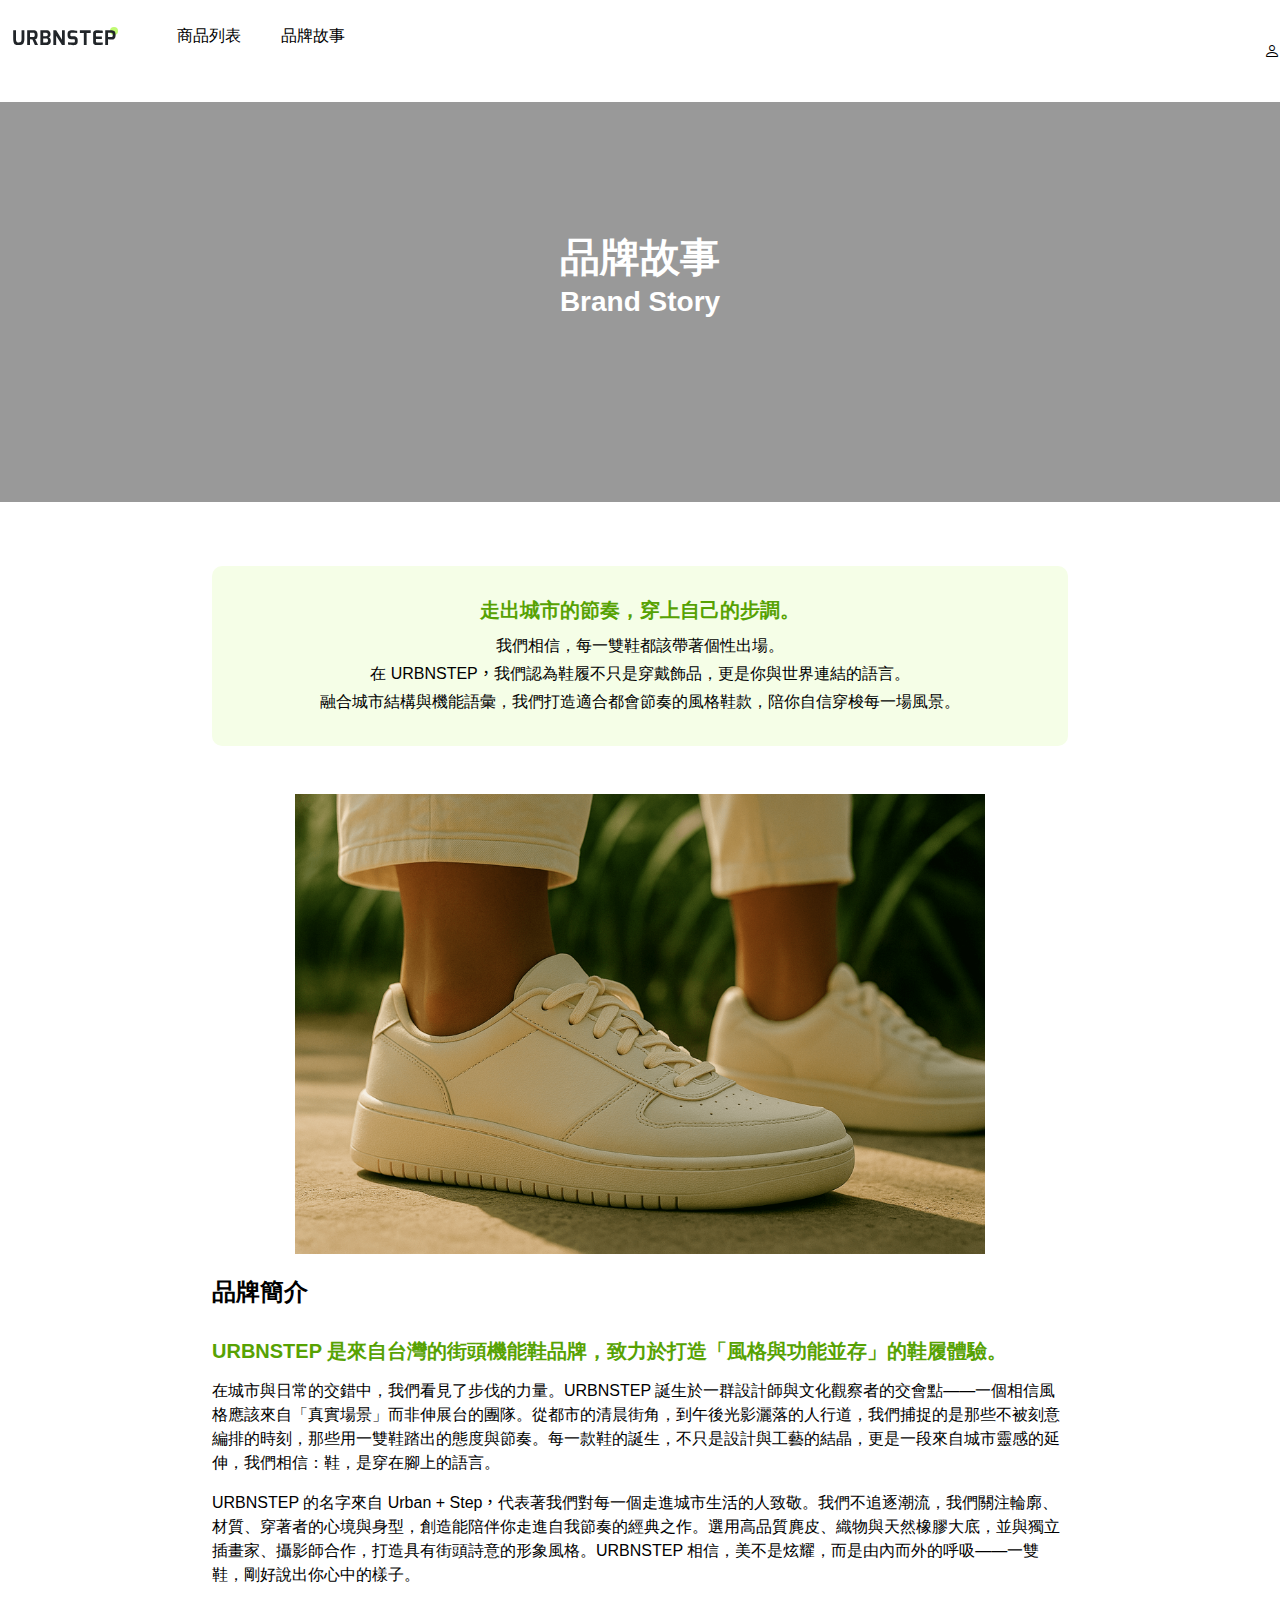
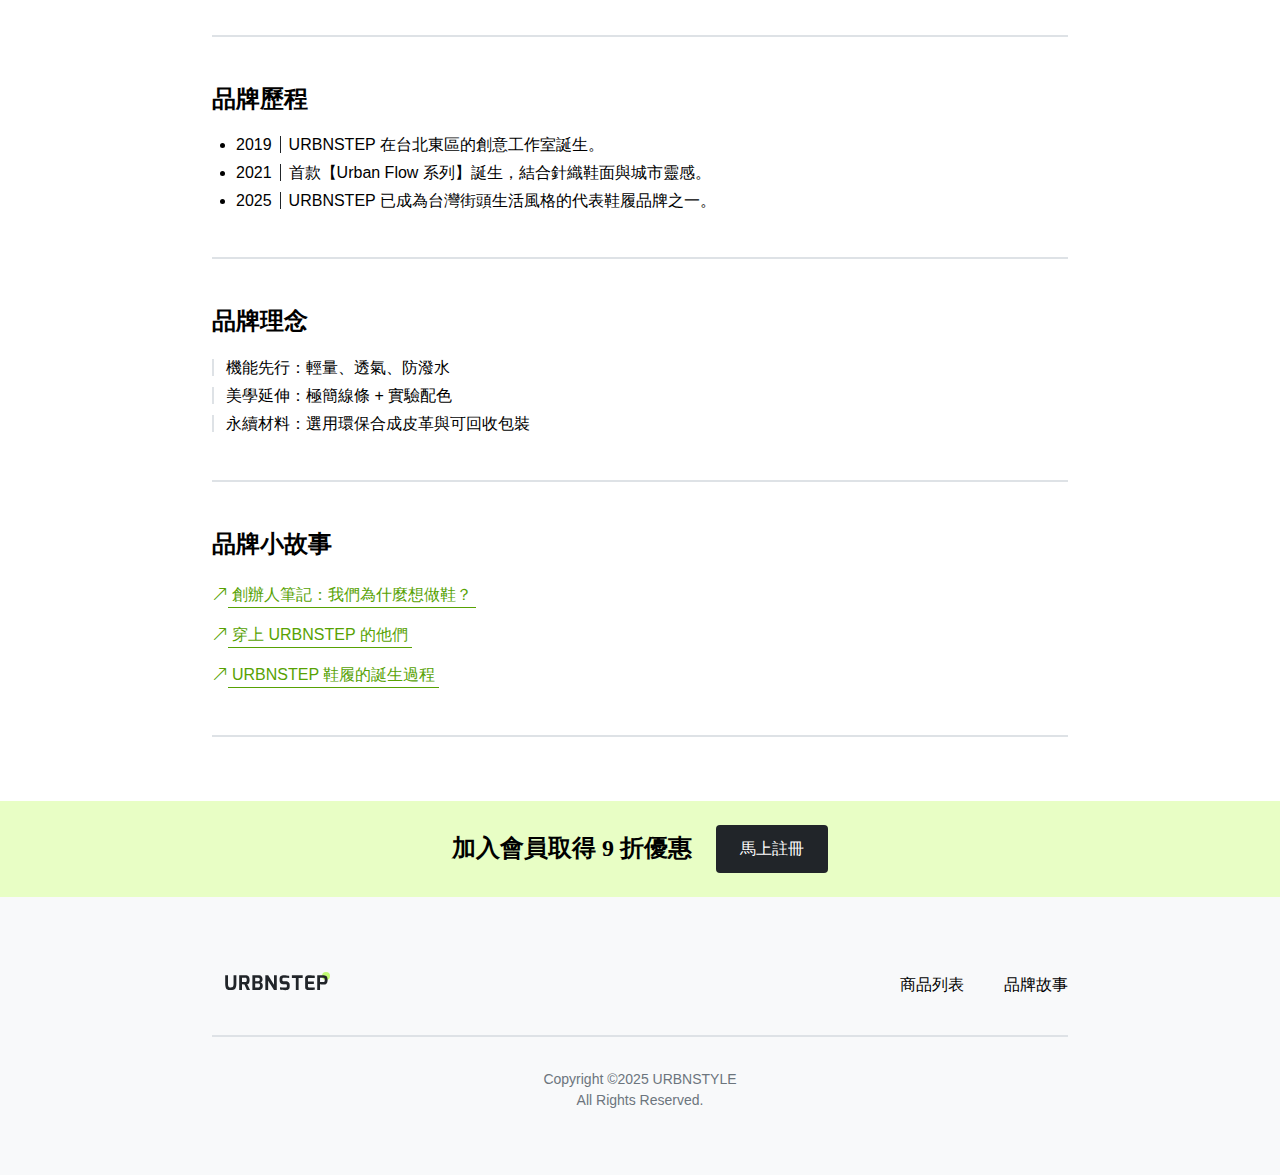
<file: html/index.html>
<!-- index.html -->
<!DOCTYPE html>
<html lang="zh-TW">
  <head>
    <meta http-equiv="refresh" content="0; url=story.html" />
    <title>Redirecting...</title>
  </head>
  <body>
    <p>正在導向到 <a href="story.html">story.html</a>，請稍候...</p>
  </body>
</html>
</file>
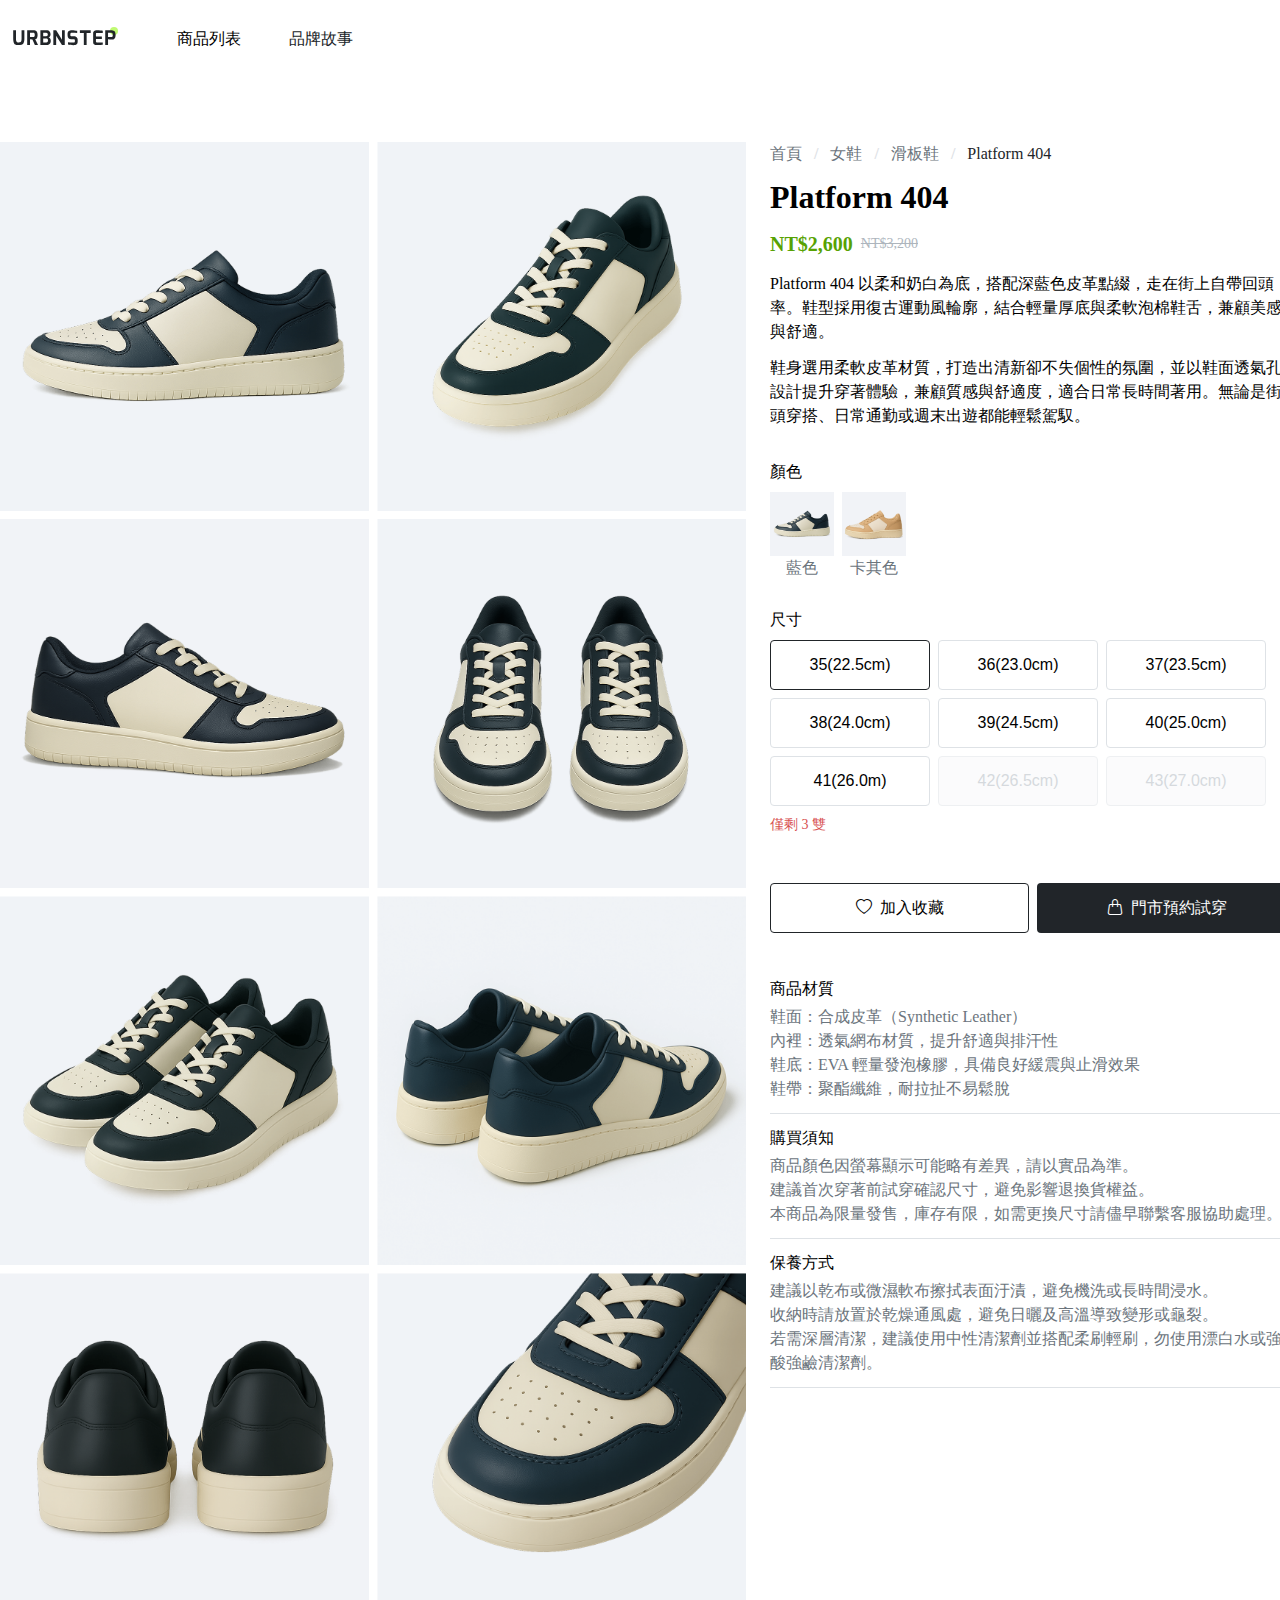
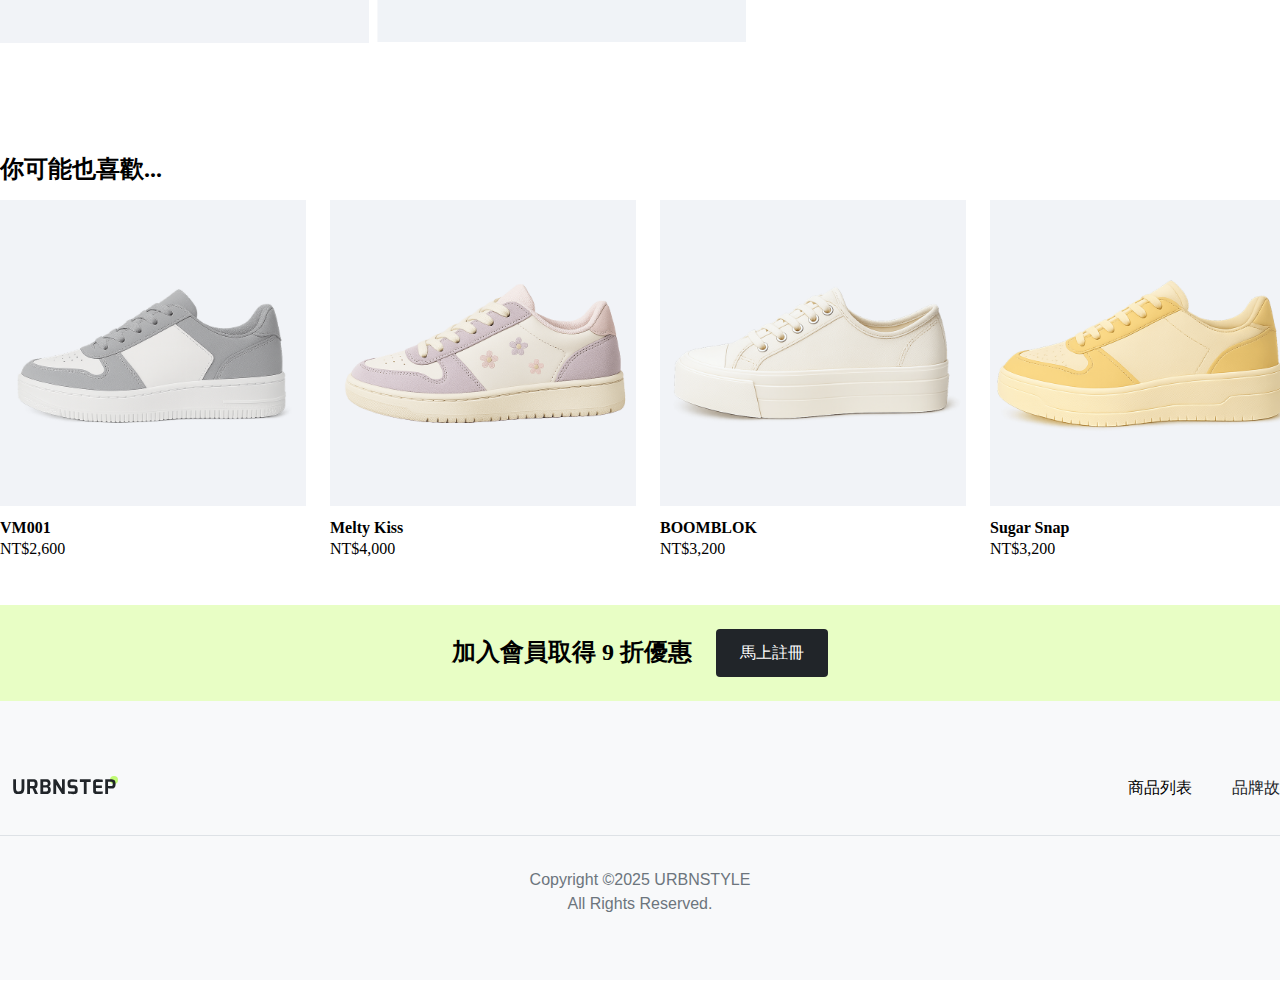
<file: html/product.html>
<!DOCTYPE html>
<html lang="en">
<head>
    <meta charset="UTF-8">
    <meta name="viewport" content="width=device-width, initial-scale=1.0">
    <title>w1作業-2</title>
<link rel="stylesheet" href="../style/reset.css">
<link rel="stylesheet" href="../style/all.css">
<link rel="stylesheet" href="../style/product.css">
<link rel="stylesheet" href="https://cdn.jsdelivr.net/npm/bootstrap-icons@1.10.5/font/bootstrap-icons.css">

</head>
<body>
    <nav class="container py-16 d-flex align-center justify-between">
     <ul class="d-flex align-center">
     <li class="mr-48"><a href="story.html">
        <img src="../img/logo.svg" alt=""></a></li>
     <li class="mr-48"><a href="products.html" class="py-12">商品列表</a></li>
     <li><a href="story.html" class="py-12 black">品牌故事</a></li>

     </ul>
     <a href="#" class="py-12"><i class="bi bi-person"></i></a>
    </nav>
    <main class="container py-64">
      <div class="row">
        <div class="col-7">
            <div class="product-row">
                <div class="product-col mb-8">
                  <img src="../img/image.png" alt="商品圖片">
                </div>  
                <div class="product-col mb-8">
                  <img src="../img/image-1.png" alt="商品圖片">
                </div> 
                <div class="product-col mb-8">
                  <img src="../img/image-2.png" alt="商品圖片">
                </div> 
                <div class="product-col mb-8">
                  <img src="../img/image-3.png" alt="商品圖片">
                </div> 
                <div class="product-col mb-8">
                  <img src="../img/image-4.png" alt="商品圖片">
                </div> 
                <div class="product-col mb-8">
                  <img src="../img/image-5.png" alt="商品圖片">
                </div> 
                <div class="product-col">
                  <img src="../img/image-6.png" alt="商品圖片">
                </div> 
                <div class="product-col">
                  <img src="../img/image-7.png" alt="商品圖片">
                </div> 
            </div>
        </div>
        <div class="col-5 mb-32">
          <nav class="mb-12">
            <ol class="d-flex breadcrumb">
              <li class="breadcrumb-item"><a href="index.html" class="breadcrumb-link">首頁</a></li>
              <li class="breadcrumb-link">女鞋</li>
              <li class="breadcrumb-link">滑板鞋</li>
              <li class="breadcrumb-item">Platform 404</li>
            </ol>
          </nav>
    
          <h1 class="h2 mb-16">Platform 404</h1>
          <div class="d-flex align-center mb-16">
          <p class="h5 green mb-0">NT$2,600</p>
          <del class="del-price">NT$3,200</del>
          </div>
          <p class="md mb-12">Platform 404 以柔和奶白為底，搭配深藍色皮革點綴，走在街上自帶回頭率。鞋型採用復古運動風輪廓，結合輕量厚底與柔軟泡棉鞋舌，兼顧美感與舒適。</p>
          <p class="md mb-32">鞋身選用柔軟皮革材質，打造出清新卻不失個性的氛圍，並以鞋面透氣孔設計提升穿著體驗，兼顧質感與舒適度，適合日常長時間著用。無論是街頭穿搭、日常通勤或週末出遊都能輕鬆駕馭。</p>
          <div>
            <h3 class="mb-8 md">顏色</h3>
            <div class="d-flex mb-32">
                <div class="product-color mr-8">
                    <img src="../img/product.png" alt="藍色" class="mb-4">
                    <p>藍色</p>
                </div>
                <div class="product-color">
                    <img src="../img/product-1.png" alt="卡其色" class="mb-4">
                    <p>卡其色</p>
                </div>


            </div>
        
            <h3 class="mb-8 md">尺寸</h3>
          </div>
          <div class="d-flex flex-wrap gap-8 mb-8">
            <button type="button" class="btn button-size active">35(22.5cm)
            </button>
            <button type="button" class="btn button-size">36(23.0cm)
            </button>
            <button type="button" class="btn button-size">37(23.5cm)
            </button>
            <button type="button" class="btn button-size">38(24.0cm)
            </button>
            <button type="button" class="btn button-size">39(24.5cm)
            </button>
            <button type="button" class="btn button-size">40(25.0cm)
            </button>
            <button type="button" class="btn button-size">41(26.0m)
            </button>
            <button type="button" class="btn button-size" disabled>42(26.5cm)
            </button>
            <button type="button" class="btn button-size" disabled>43(27.0cm)
            </button>
          </div>
          <p class="sm red mb-48">僅剩 3 雙</p>
          <div class="product-action mb-32">
            <button type="button" class="btn btn-light"><i class="bi bi-heart"></i>加入收藏</button>
            <button type="button" class="btn btn-dark"><i class="bi bi-handbag"></i>門市預約試穿</button>
          </div>
           <ul>
            <li class="py-12 product-info-item">
                <h4 class="md mb-4 product-info-title">商品材質</h4>
                <p>鞋面：合成皮革（Synthetic Leather）</p>
                <p>內裡：透氣網布材質，提升舒適與排汗性</p>
                <p>鞋底：EVA 輕量發泡橡膠，具備良好緩震與止滑效果</p>
                <p>鞋帶：聚酯纖維，耐拉扯不易鬆脫</p>
            </li>
            <li class="py-12 product-info-item">
                <h4 class="md mb-4 product-info-title">購買須知</h4>
                <p>商品顏色因螢幕顯示可能略有差異，請以實品為準。</p>
                <p>建議首次穿著前試穿確認尺寸，避免影響退換貨權益。</p>
                <p>本商品為限量發售，庫存有限，如需更換尺寸請儘早聯繫客服協助處理。</p>
            </li>
            <li class="py-12 product-info-item">
                <h4 class="md mb-4 product-info-title">保養方式</h4>
                <p>建議以乾布或微濕軟布擦拭表面汙漬，避免機洗或長時間浸水。</p>
                <p>收納時請放置於乾燥通風處，避免日曬及高溫導致變形或龜裂。</p>
                <p>若需深層清潔，建議使用中性清潔劑並搭配柔刷輕刷，勿使用漂白水或強酸強鹼清潔劑。</p>
            </li>
          </ul>
           </div>
           
      </div>
    </main>
        <div class=" container py-48 mb-40">
            <h2 class="h4 mb-16">你可能也喜歡...</h2>
            <div class="row">
                <div class="col-3">
                    <a href="product.html">
                        <img src="../img/product-2.png" alt="VM001" class="mb-12"></a>
                        <h4 class="h6 mb-4">VM001</h4>
                        <p>NT$2,600</p>
                </div>
                <div class="col-3">
                    <a href="product.html">
                        <img src="../img/product-3.png" alt="Melty Kiss" class="mb-12"></a>
                        <h4 class="h6 mb-4">Melty Kiss</h4>
                        <p>NT$4,000</p>
                </div>
                <div class="col-3">
                    <a href="product.html">
                        <img src="../img/product-4.png" alt="BOOMBLOK" class="mb-12"></a>
                        <h4 class="h6 mb-4">BOOMBLOK</h4>
                        <p>NT$3,200</p>
                </div>
                 <div class="col-3">
                    <a href="product.html">
                        <img src="../img/product-7.png" alt="Sugar Snap" class="mb-12"></a>
                        <h4 class="h6 mb-4">Sugar Snap</h4>
                        <p>NT$3,200</p>
                </div>

            </div>
        </div>
        <div class="bg-primary-200">
        <div class="d-flex justify-center align-center py-24">     
      <p class="h4 mr-24">加入會員取得 9 折優惠</p>
      <button type="button" class="btn btn-dark">馬上註冊</button>
      </div>
      </div>

        <footer class="footer pt-64">
      <div class="container d-flex justify-between pb-24">
          <a href="story.html"><img src="../img/logo.svg" alt=""></a>
         <ul class="d-flex align-center">
          <li><a href="products.html" class="py-12 mr-40">商品列表</a></li>
          <li><a href="story.html" class="py-12 black">品牌故事</a></li>
          </ul>
      </div>

    <p class="border-top">Copyright &copy;2025 URBNSTYLE<br>All Rights Reserved.</p>
       
        </footer>
</file>
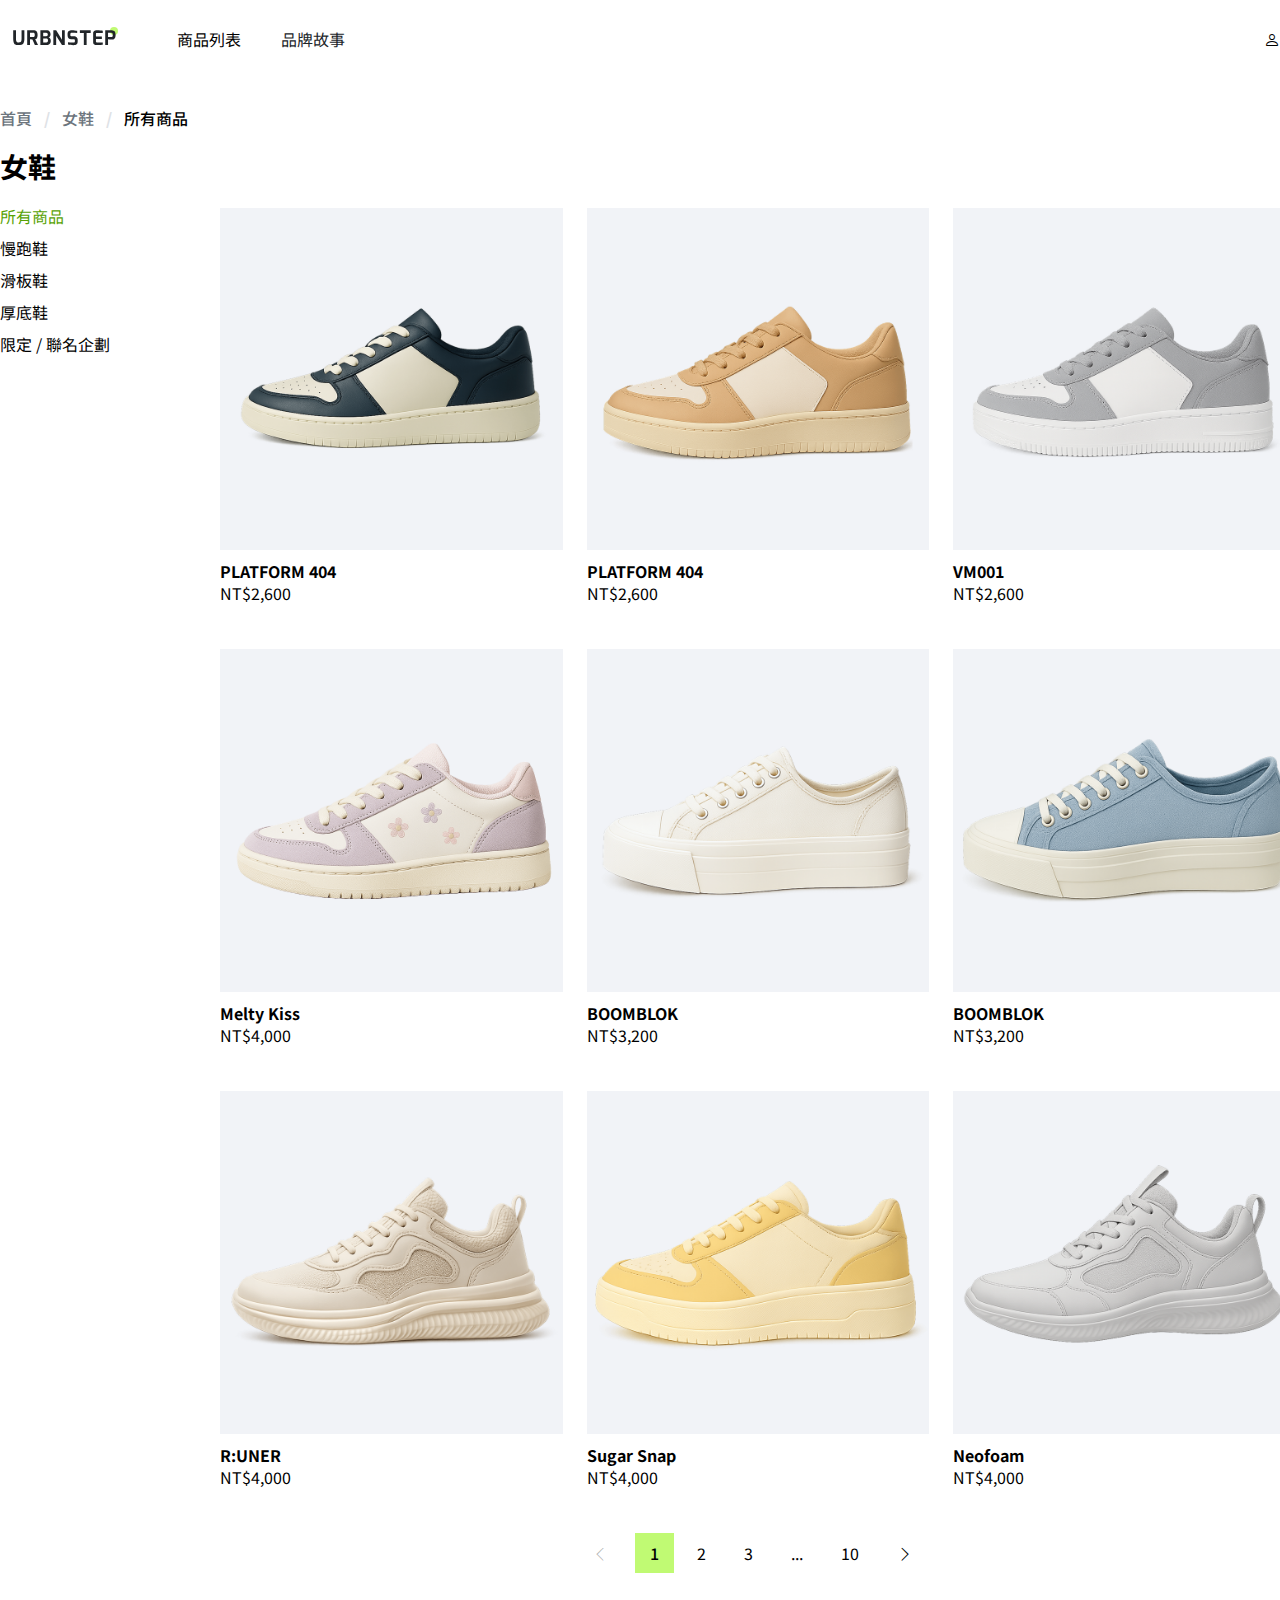
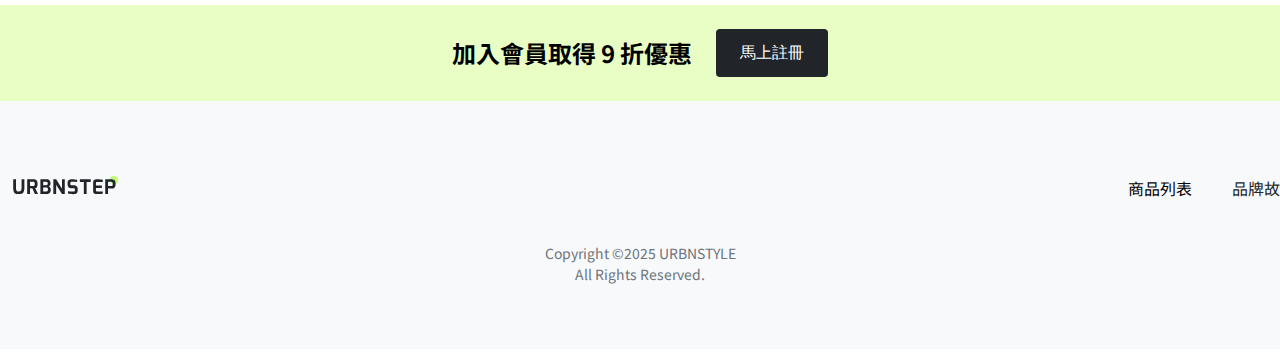
<file: html/products.html>
<!DOCTYPE html>
<html lang="en">
<head>
    <meta charset="UTF-8">
    <meta name="viewport" content="width=device-width, initial-scale=1.0">
    <title>w1作業-2</title>
<link rel="stylesheet" href="../style/reset.css">
<link rel="stylesheet" href="../style/all.css">
<link rel="stylesheet" href="../style/products.css">
</head>
<body>
<div class="px-md-12">
   <nav class="  py-16 py-sm-12 px-sm-12 d-flex align-center justify-between">
     <ul class="d-flex align-center">
     <li class="mr-48"><a href="story.html">
        <img src="../img/logo.svg" alt=""></a></li>
     <li class="mr-40 d-sm-none"><a href="products.html" class="py-12">商品列表</a></li>
     <li><a href="story.html" class="py-12 black d-sm-none">品牌故事</a></li>
     </ul>
     <a href="#" class="py-12 py-sm-12"><i class="bi bi-person"></i></a>
    </nav>
    <main class="container py-32 py-md-16 mb-48">
     <nav class="mb-24 mb-md-12">
        <ol class="d-flex breadcrumb">
            <li class="breadcrumb-item"><a href="story.html" class="breadcrumb-link">首頁</a></li>
            <li class="breadcrumb-item"><a href="story.html" class="breadcrumb-link">女鞋</a></li>
            <li class="breadcrumb-item">所有商品</li>
        </ol>
     </nav>
     <h1 class="h3 h4-md mb-md-12 mb-24">女鞋</h1>
     <div class="row">
        <div class="col-2 d-md-none">
            <nav>
                <ul class="category">
                    <li class="mb-16"><a href="#" class="py-8 active">所有商品</a></li>
                    <li class="mb-16"><a href="#" class="py-8 ">慢跑鞋</a></li>
                    <li class="mb-16"><a href="#" class="py-8 ">滑板鞋</a></li>
                    <li class="mb-16"><a href="#" class="py-8 ">厚底鞋</a></li>
                    <li class="mb-16"><a href="#" class="py-8 ">限定 / 聯名企劃</a></li>
                </ul>
            </nav>
         </div>
            <div class="col-10 col-md-4">
                <div class="row a">
                    <div class="col-4 col-md-2">
                        <div class="mb-48 mb-md-24">
                         <a href="product.html">
                            <img src="../img/product.png" alt="PLATFORM 404" class=" mb-12 mb-md-8">
                            <h2 class="h6 mb-4 mb-md-0">PLATFORM 404</h2>
                            <p>NT$2,600</p>
                         </a>
                        </div>

                    </div>
                    <div class="col-4 col-md-2">
                        <div class="mb-48 mb-md-24">
                         <a href="product.html">
                            <img src="../img/product-1.png" alt="PLATFORM 404" class=" mb-12 mb-md-8">
                            <h2 class="h6 mb-4 mb-md-0">PLATFORM 404</h2>
                            <p>NT$2,600</p>
                         </a>
                        </div>
                    </div>

                     <div class="col-4 col-md-2">
                        <div class="mb-48 mb-md-24">
                         <a href="product.html">
                            <img src="../img/product-2.png" alt="VM001" class="mb-12 mb-md-8">
                            <h2 class="h6 mb-4 mb-md-0">VM001</h2>
                            <p>NT$2,600</p>
                         </a>
                        </div>
                    </div>
                     <div class="col-4 col-md-2">
                        <div class="mb-48 mb-md-24">
                         <a href="product.html">
                            <img src="../img/product-3.png" alt="Melty Kiss" class="mb-12 mb-md-8">
                            <h2 class="h6 mb-4 mb-md-0">Melty Kiss</h2>
                            <p>NT$4,000</p>
                         </a>
                        </div>
                    </div>
                     <div class="col-4 col-md-2">
                        <div class="mb-48 mb-md-24">
                         <a href="product.html">
                            <img src="../img/product-4.png" alt="BOOMBLOK" class="mb-12 mb-md-8">
                            <h2 class="h6 mb-4 mb-md-0">BOOMBLOK</h2>
                            <p>NT$3,200</p>
                         </a>
                        </div>
                    </div>
                     <div class="col-4 col-md-2">
                        <div class="mb-48 mb-md-24">
                         <a href="product.html">
                            <img src="../img/product-5.png" alt="BOOMBLOK" class="mb-12 mb-md-8">
                            <h2 class="h6 mb-4 mb-md-0">BOOMBLOK</h2>
                            <p>NT$3,200</p>
                         </a>
                        </div>
                    </div>
                     <div class="col-4 col-md-2">
                        <div class="mb-48 mb-md-24">
                         <a href="product.html">
                            <img src="../img/product-6.png" alt="R:UNER" class="mb-12 mb-md-8">
                            <h2 class="h6 mb-4 mb-md-0">R:UNER</h2>
                            <p>NT$4,000</p>
                         </a>
                        </div>
                    </div>
                     <div class="col-4 col-md-2">
                        <div class="mb-48 mb-md-24">
                         <a href="product.html">
                            <img src="../img/product-7.png" alt="Sugar Snap" class="mb-12 mb-md-8">
                            <h2 class="h6 mb-4 mb-md-0">Sugar Snap</h2>
                            <p>NT$4,000</p>
                         </a>
                        </div>
                    </div>
                     <div class="col-4 col-md-2">
                        <div class="mb-48 mb-md-32">
                         <a href="product.html">
                            <img src="../img/product-8.png" alt="Neofoam" class="mb-12 mb-md-8">
                            <h2 class="h6 mb-4 mb-md-0">Neofoam</h2>
                            <p>NT$4,000</p>
                         </a>
                        </div>
                     </div>
                     <div class="col-4 col-md-2 d-none d-md-block">
                        <div class="mb-48 mb-md-32">
                         <a href="product.html">
                            <img src="../img/product-9.png" alt="Buttermood" class="mb-12 mb-md-8">
                            <h2 class="h6 mb-4 mb-md-0">Buttermood</h2>
                            <p>NT$4,000</p>
                         </a>
                        </div>
                     </div>

                 </div>
            <ul class="d-flex justify-center align-center text-style">
                     <li class="mr-12 page-item">
                    <button type="button"class="btn" disabled><i class="bi bi-chevron-left"></i>
                    </button>
                 </li>
                 <li class="mr-8 page-item">
                    <button type="button"class="btn active">
                    1</button>
                 </li>
                 <li class="mr-8 page-item">
                    <button type="button"class="btn">
                    2</button>
                 </li>
                 <li class="mr-8 page-item">
                    <button type="button"class="btn">
                    3</button>
                 </li>
                 <li class="mr-8 page-item">
                    <button type="button"class="btn">
                    ...</button>
                 </li>
                 <li class="mr-8 page-item">
                    <button type="button"class="btn">
                    10</button>
                 </li>
                 <li class="mr-12 page-item">
                    <button type="button"class="btn"><i class="bi bi-chevron-right"></i>
                    </button>
                 </li>
            </ul>
            </div>
        </div>
     </div>
    </main>
</div>    
    <div class="bg-primary-200">
        <div class="d-flex justify-center align-center">     
          <p class="h4 h5-sm py-335 mr-24 mr-sm-16 mb-0">加入會員取得 9 折優惠</p>
         <button type="button" class="btn btn-dark">馬上註冊</button>
         </div>
      </div>
        <footer class="footer pt-64 py-sm-32 ">
          <div class="container mt-0 d-flex d-sm-block justify-between pb-26  mb-0">
            <a href="story.html" class="mb-sm-8"><img src="../img/logo.svg" alt=""></a>
            <ul class="  d-flex d-sm-block px-sm-12 align-center">
              <li><a href="products.html" class="md py-12 mr-40 mr-sm-0 mb-sm-4 ">商品列表</a></li>
              <li><a href="story.html" class=" md py-12 black">品牌故事</a></li>
            </ul>
            
          </div>
          
          <div class="container pb-0 mt-0 mb-0 gray-line"></div>
          <p class="sm pt-32 pb-64 pb-sm-0 mb-0 mb-sm-0">Copyright &copy;2025 URBNSTYLE<br>All Rights Reserved.</p>
        </footer>
</body>
</html>
</file>
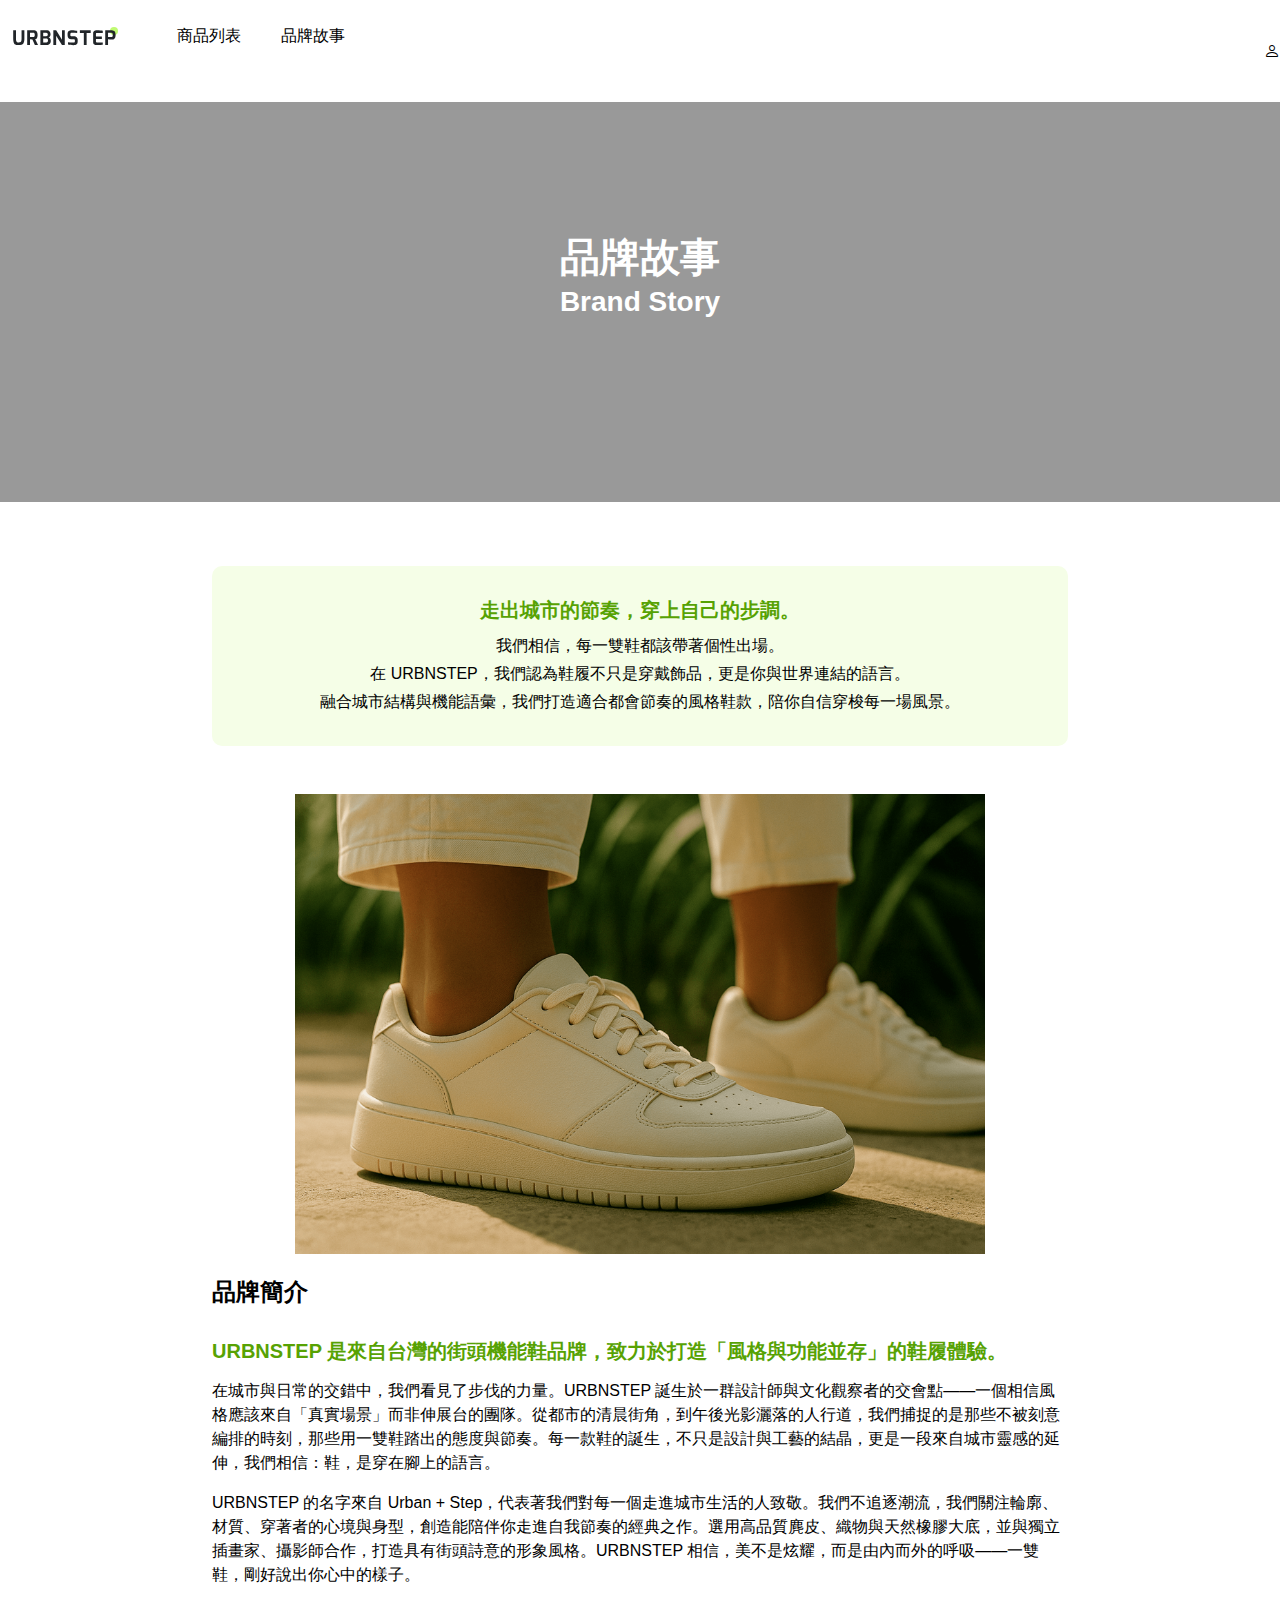
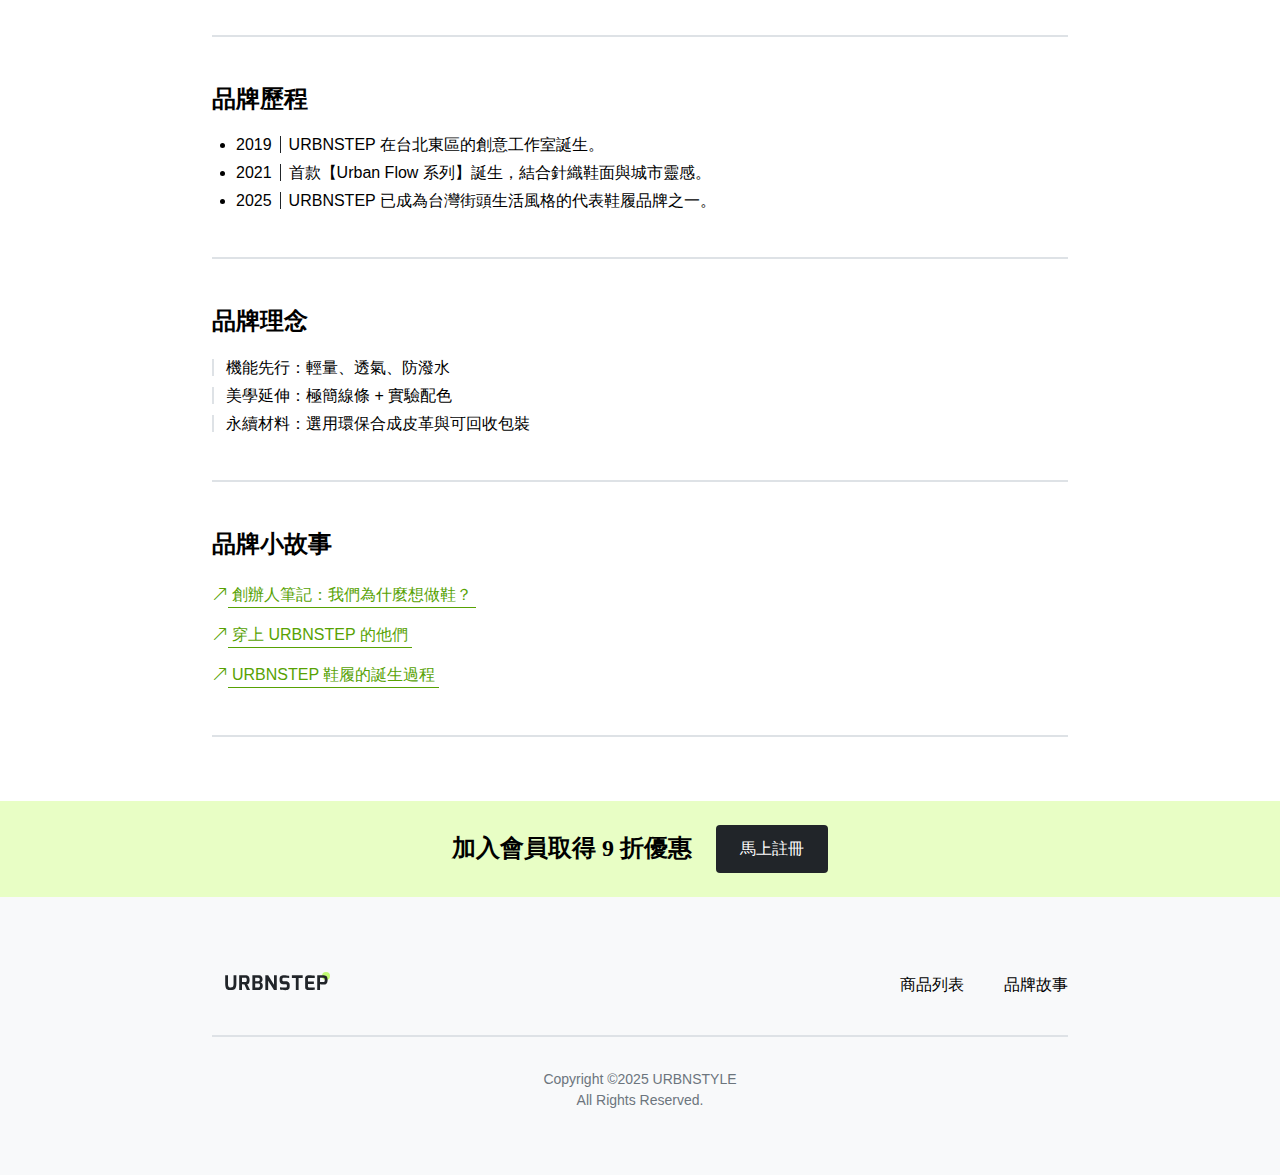
<file: html/story.html>
<!DOCTYPE html>
<html lang="en">
<head>
    <meta charset="UTF-8">
    <meta name="viewport" content="width=
    , initial-scale=1.0">
    <title>Document</title>
    <link rel="stylesheet" href="../style/story.css">
    <link rel="stylesheet" href="../style/all.css">
    <link rel="stylesheet" href="https://cdn.jsdelivr.net/npm/bootstrap-icons@1.10.5/font/bootstrap-icons.css">


</head>
<body>
  
   <nav class="py-16 py-sm-12 px-sm-12 d-flex align-center justify-between">
    <div class="d-flex">
     <h1 class="mr-48"><a href="story.html">
        <img src="../img/logo.svg" alt="logo"></a></h1>

     <ul class="d-flex text-left ">
     <li class="mr-40 d-sm-none"><a href="products.html" class="py-12">商品列表</a></li>
     <li><a href="story.html" class="py-12 black d-sm-none">品牌故事</a></li>
     </ul>
    </div>
    <a href="#" class="py-12 py-sm-12"><i class="bi bi-person"></i></a>
  </nav>
    
    <section class="header">
  <h2 class="h3-md">品牌故事</h2>
  <h3 class="eng-title">Brand Story</h3>
</section>

<main class="content mx-md-12">

  <div class="container mb-md-32">
    <section class="slogan  mb-48 col-md-4 p-md-24 mb-md-3 ">
      <h5 class="green mb-12">走出城市的節奏，穿上自己的步調。</h5>
      <p class="mb-4">我們相信，每一雙鞋都該帶著個性出場。</p>
      <p class="mb-4">在 URBNSTEP，我們認為鞋履不只是穿戴飾品，更是你與世界連結的語言。</p>
      <p class="pb-32 pb-md-24 mb-md-24">融合城市結構與機能語彙，我們打造適合都會節奏的風格鞋款，陪你自信穿梭每一場風景。</p>
    </section>
    <div class="row justify-center">
    <div class="col-10 col-md-4">
      <img src="../img/about.png" alt="品牌圖片" class="mb-24 mb-md-16">
    </div>
    </div>
   <div class="row justify-center">
    <div class="col-md-4">
    <div class="gray-line">
      <h4 class="h4 h5-md mb-md-16">品牌簡介</h4>
      <h5 class=" h5 h6-md green pt-md-0 mb-md-12">URBNSTEP 是來自台灣的街頭機能鞋品牌，致力於打造「風格與功能並存」的鞋履體驗。</h5>
      <p class="mb-md-12">在城市與日常的交錯中，我們看見了步伐的力量。URBNSTEP 誕生於一群設計師與文化觀察者的交會點——一個相信風格應該來自「真實場景」而非伸展台的團隊。從都市的清晨街角，到午後光影灑落的人行道，我們捕捉的是那些不被刻意編排的時刻，那些用一雙鞋踏出的態度與節奏。每一款鞋的誕生，不只是設計與工藝的結晶，更是一段來自城市靈感的延伸，我們相信：鞋，是穿在腳上的語言。</p>
      <p class="mb-48 mb-md-32 mb-md-12">URBNSTEP 的名字來自 Urban + Step，代表著我們對每一個走進城市生活的人致敬。我們不追逐潮流，我們關注輪廓、材質、穿著者的心境與身型，創造能陪伴你走進自我節奏的經典之作。選用高品質麂皮、織物與天然橡膠大底，並與獨立插畫家、攝影師合作，打造具有街頭詩意的形象風格。URBNSTEP 相信，美不是炫耀，而是由內而外的呼吸——一雙鞋，剛好說出你心中的樣子。</p>
    </div>
    </div>
   
</div>  
    <div class="gray-line ">
      <h4 class="h4 h5-md mb-md-16 mt-48 mb-24 mt-md-32">品牌歷程</h4>
      <ol class="move-left">
        <li class="mb-12">2019<span class="line"></span>URBNSTEP 在台北東區的創意工作室誕生。</li>
        <li class="mb-12">2021<span class="line"></span>首款【Urban Flow 系列】誕生，結合針織鞋面與城市靈感。</li>
        <li class="mb-48 mb-md-32">2025<span class="line"></span>URBNSTEP 已成為台灣街頭生活風格的代表鞋履品牌之一。</li>
      </ol>

    </div>
    <div class="gray-line">
      <h4 class=" h4 h5-md mt-48 mb-24 mb-md-16 mt-md-32">品牌理念</h4>
      <ul class="move-left2 ">
        <li class="mb-12 "><span class="line2"></span>機能先行：輕量、透氣、防潑水</li>
        <li class="mb-12"><span class="line2"></span>美學延伸：極簡線條 + 實驗配色</li>
        <li class="mb-48 mb-md-32"><span class="line2"></span>永續材料：選用環保合成皮革與可回收包裝</li>
      </ul>
    </div>

    <div class="gray-line mb-64 mb-sm-0">
      <h4 class=" h4 h5-md mt-md-32  mb-md-16 mt-48 mb-24">品牌小故事</h4>
      <div class="move-left2 inline">
        <ul>
        <li><a href="#" class="mb-16 green"><i class="bi bi-arrow-up-right"></i><span class="move-right green-bt-line md">創辦人筆記：我們為什麼想做鞋？</span></a></li>
        <li><a href="#" class="mb-16 green"><i class="bi bi-arrow-up-right"></i><span class="move-right green-bt-line md">穿上 URBNSTEP 的他們</span></a></li>
        <li><a href="#" class="mb-48 green"><i class="bi bi-arrow-up-right"></i><span class="move-right green-bt-line md mb-md-32">URBNSTEP 鞋履的誕生過程</span></a></li>
        </ul>
      </div>
    </div>
   </div> 
   </div> 
   </div>
  </main>

      <div class="bg-primary-200">
        <div class="d-flex justify-center align-center">     
          <p class="h4 h5-sm py-335 mr-24 mr-sm-16 mb-0">加入會員取得 9 折優惠</p>
         <button type="button" class="btn btn-dark">馬上註冊</button>
         </div>
      </div>
        <footer class="footer pt-64 py-sm-32 ">
          <div class="container mt-0 d-flex d-sm-block justify-between pb-26 pb-sm-24 mb-0">
            <a href="story.html" class="mb-sm-8"><img src="../img/logo.svg" alt=""></a>
            <ul class="d-flex d-sm-block px-sm-12 align-center">
              <li><a href="products.html" class="md py-12 mr-40 mr-sm-0 mb-sm-4">商品列表</a></li>
              <li><a href="story.html" class=" md py-12 black">品牌故事</a></li>
            </ul>
            
          </div>
          
          <div class="container pb-0 mt-0 mb-0 gray-line"></div>
          <p class="sm pt-32 pb-64 pb-sm-0 mb-0 mb-sm-0">Copyright &copy;2025 URBNSTYLE<br>All Rights Reserved.</p>
        </footer>
</body>
</html>
</file>
<file: style/all.css>
.mb-48 {
  margin-bottom: 48px;
}
.pt-56{
padding-top: 56px;}
.mt-48 {
  margin-top: 48px;
}
.mt-64 {
  margin-top: 64px;
}
.mb-12 {
  margin-bottom: 12px;
}
.mb-4 {
  margin-bottom: 4px;
}
.mb-8{
    margin-bottom: 8px;
}

.mb-16 {
  margin-bottom: 16px;
}
.mb-24 {
  margin-bottom: 24px;
}
.mb-64 {
  margin-bottom: 64px;
}
.mb-32 {
  margin-bottom: 32px;
}
.mr-48{
    margin-right: 48px;
}
.mr-40{
    margin-right: 40px;
}
.mr-24{
    margin-right: 24px;
}
.mt-4{
    margin-top: 4px;
}
.mr-12{
    margin-right: 12px;
}
.mr-8{
    margin-right: 8px;
}
.mb-0{
  margin-bottom: 0;
}
.mt-0{
  margin-top: 0;
}

@media(max-width: 767px)
{ 
  .mx-md-12{
    margin: 0 12px;
  }
  .mb-md-0{
    margin-bottom: 0px;
  }
  .mb-md-8{
    margin-bottom: 8px;
  }
  .mb-md-12{
    margin-bottom: 12px;
  }
  .mb-md-16{
    margin-bottom: 16px;
  }
  .mb-md-24{
    margin-bottom: 24px;
  }
  .mb-md-32{
    margin-bottom: 32px;
  }
  .mt-md-0{
    margin-top: 0;
  }
  .mb-md-0{
    margin-bottom: 0;
  }
  .mt-md-32{
    margin-top: 32px;
  }
   .mt-md-16{
    margin-top: 16px;
  }
  .m-md-0{
    margin: 0 0;
  }
}

@media(max-width: 576px)
{
  .mr-sm-0{
    margin-right: 0;
  }
  .mr-sm-16{
    margin-right: 16px;
  }
  .mb-sm-4{
    margin-bottom: 4px;
  }
  .mb-sm-8{
    margin-bottom: 8px;
  }
   .mb-sm-0{
    margin-bottom: 0px;
  }
  .mt-sm-16{
    margin-top: 16px;
  }
  .mb-sm-16{
    margin-bottom: 16px;
  }
}



.pb-24 {
  padding-bottom: 24px;
}

.pb-32 {
  padding-bottom: 32px;
}
.py-32 {
  padding: 32px 0;
}
.py-16 {
  padding: 16px 0;
}
.py-8{
    padding: 8px 0;
}
.py-24 {
  padding: 24px 0;
}
.pt-64{
    padding-top: 64px;
}
.pt-32{
    padding-top: 32px;
}
.pb-32{
    padding-bottom: 32px;
}

.pb-64{
    padding-bottom: 64px;
}

.py-12 {
  padding: 12px 0;
}
.py-48 {
  padding: 48px 0;
}
.py-64 {
  padding: 64px 0;
}
.py-335 {
  padding: 33.5px 0;
}

.px-72{
  padding: 0 72px;
}
.pt-0{
  padding-top: 0;
}
.pb-0{
  padding-bottom: 0;
}


@media(max-width: 767px)
{ 
  .p-md-24{
    padding: 24px;
  }
  
  .py-md-16{
    padding-top: 16px;
    padding-bottom: 16px;
  }

  .py-md-32{
    padding-left: 32px;
    padding-bottom: 32px;
  }
  .pb-md-32{
    padding-bottom: 32px;
  }
  .pb-md-24{
    padding-bottom: 24px;
  }
  .pt-md-24{
    padding-top: 24;
  }
  .pt-md-0{
    padding-top: 0;
  }
  .pb-md-0{
    padding-bottom: 0;
  }
  .pt-md-0{
    padding-top: 0;
  }
  .px-md-12{
    padding: 0 12px;
  }
}



  @media(max-width: 576px)
 {
  .px-sm-12{
    padding-left: 12px;
    padding-right: 12px;
  }
  .px-sm-0{
    padding-right: 0;
    padding-left: 0;
  }
  .py-sm-12{
    padding-top: 12px;
    padding-bottom: 12px;
  }
  .py-sm-32{
    padding-top: 32px;
    padding-bottom: 32px;
  }
  .pb-sm-24{
    padding-bottom: 24px;
  }
   .pb-sm-32{
    padding-bottom: 32px;
  }
  .pb-sm-0{
    padding-bottom: 0px;
  }
  .pt-sm-16{
    padding-top: 16px;
  }
  
 }





.d-flex{
    display: flex;
}

.justify-between{
    justify-content: space-between;
}
.justify-center{
    justify-content: center;
}
.align-center{
    align-items: center;
}
.text-left { 
  text-align: left; }

.flex-wrap{
    flex-wrap: wrap;
}
 a{
    text-decoration: none;
     color: #000;
}



.d-none{
  display: none;
}


@media(max-width: 767px)
{
  .d-md-block{
    display: block;
  }  
   .d-md-none{
    display: none;
  }  
  
}

@media(max-width: 576px)
{
  .d-sm-block{
    display: block;
    text-align: left;
  }  
   .d-sm-none{
    display: none;
  }  
  
}





.h2{
    font-weight: 700;
    font-size: 32px;
    line-height: 120%;
    letter-spacing: 5%;
}

.h3{
    font-weight: 700;
    font-size: 28px;
    line-height: 120%;
    letter-spacing: 5%;
}
.h4{
    font-weight: 700;
    line-height: 120%;
    letter-spacing: 5%;
    font-size: 24px;
}
.h5{
    font-weight: 700;
    line-height: 120%;
    letter-spacing: 5%;
    font-size: 20px;
}

.h6 {
    font-weight: 700;
    line-height: 120%;
    letter-spacing: 5%;
}
.md{
    font-weight: 400;
    line-height: 150%;
    letter-spacing: 5%;
}
.sm{
    font-weight: 400;
    line-height: 150%;
    letter-spacing: 5%;
    font-size: 14px;
}

@media(max-width: 767px)
{
  .h3-md{
    font-size: 28px;}
  .h4-md{
    font-size: 24px;}
  .h5-md{
    font-size: 20px;}
  .h6-md{
    font-size: 16px;}    
  
}

@media(max-width:576px){
  .h3-sm{
    font-size: 28px;}
  .h4-sm{
    font-size: 24px;}
  .h5-sm{
    font-size: 20px;}
  .h6-sm{
    font-size: 16px;}   

}






.col-1{
    padding-left: 12px;
    padding-right: 12px;
    width:calc(100%/12) ;
}
.col-2{
    padding-left: 12px;
    padding-right: 12px;
    width:calc(100%/12*2) ;
}
.col-3{
    padding-left: 12px;
    padding-right: 12px;
    width:calc(100%/12*3) ;
}
.col-4{
    padding-left: 12px;
    padding-right: 12px;
    width:calc(100%/12*4) ;
}
.col-5{
    padding-left: 12px;
    padding-right: 12px;
    width:calc(100%/12*5) ;
}
.col-6{
    padding-left: 12px;
    padding-right: 12px;
    width:calc(100%/12*6) ;
}
.col-7{
    padding-left: 12px;
    padding-right: 12px;
    width:calc(100%/12*7) ;
}
.col-8{
    padding-left: 12px;
    padding-right: 12px;
    width:calc(100%/12*8) ;
}
.col-9{
    padding-left: 12px;
    padding-right: 12px;
    width:calc(100%/12*9) ;
}
.col-10{
    padding-left: 12px;
    padding-right: 12px;
    width:calc(100%/12*10) ;
}
.col-11{
    padding-left: 12px;
    padding-right: 12px;
    width:calc(100%/12*11) ;
}
.col-12{
    padding-left: 12px;
    padding-right: 12px;
    width:calc(100%/12*12) ;
}

@media (max-width: 767px) {
  .row {
    margin-left: -6px;
    margin-right: -6px;
  }
  .col-md-1 {
    padding-left: 6px;
    padding-right: 6px;
    width: calc(100% / 4);
  }
  .col-md-2 {
    padding-left: 6px;
    padding-right: 6px;
    width: calc(100% / 4 * 2);
  }
  .col-md-3 {
    padding-left: 6px;
    padding-right: 6px;
    width: calc(100% / 4 * 3);
  }
  .col-md-4 {
    padding-left: 6px;
    padding-right: 6px;
    width: 100%;
  }
}
</file>
<file: style/product.css>
*, *::before, *::after {
  box-sizing: border-box;
}

.green {
  color: #57a203;
}
.gray {
    color:#6C757D ;
}
.white{
    color: #FFFFFF;
}
.black {
  color: #212529;
}
.red{
    color: #D74F4F;
}

.gap-8{
    gap: 8px;
}
 a{
    text-decoration: none;
     color: #000;
}


.container{
    width: 1296px;
   margin: 0 auto;
    text-decoration: none;
    color: #000;
}
.row{
    display: flex;
    flex-wrap: wrap;
    margin-right: -12px;
    margin-left: -12px;
}

.breadcrumb-item + .breadcrumb-link::before {
    content: '/';
    padding: 0 12px;
    color:#DEE2E6;
    font-weight: 700;
}
.breadcrumb-link + .breadcrumb-link::before {
    content: '/';
    padding: 0 12px;
    color:#DEE2E6;
    font-weight: 700;
}
.breadcrumb-link + .breadcrumb-item::before {
    content: '/';
    padding: 0 12px;
    color:#DEE2E6;
    font-weight: 700;
}

.breadcrumb-item {
    display: flex;
    font-weight: 500;
    color: #212529;
    line-height: 1.5;
    letter-spacing: 5%;
    
}
.breadcrumb-link {
    color: #6C757D;
    font-size: 16px;
    font-weight: 500;
    line-height: 1.5;
    letter-spacing: 5%;
}
img {
  max-width: 100%;
  height: auto;
  display: block;
}
.btn {
    border-radius: 4px;
    padding: 12px 24px;
    font-size: 16px;
    font-weight: 500;
    line-height: 1.5;
    cursor: pointer;
    border: none;
    background-color: transparent;

}
.button-size:disabled {
  cursor: not-allowed;
  opacity: 0.5;
  pointer-events: none;
  background-color: #f8f9fa;
  color: #adb5bd;
  border-color: #dee2e6;
}

.page-item .btn{
    padding: 8px 15px;
    border-radius: 0;
    font-weight: 400;
}
.page-item .active{
    background-color: #C0FA73;
    font-weight: 500;
}
.bg-primary-200{
    background-color: #E8FEC5;

}
.btn-light{
    border: 1px solid #212529;
}

.btn-dark{
    background-color: #212529;
    color: white;
}
.footer {
  width: 100%;
  height: auto;
  background: #f8f9fa;
  color: #6c757d;
  text-align: center;
 
}
.footer p {
  padding-top: 32px;
  margin-bottom: 4px;
  line-height: 150%;
  letter-spacing: 5%;
  font-family: "Noto Sans TC", sans-serif;
  font-weight: 400;
}
.border-top{
border-top:1px solid #DEE2E6;
padding-bottom: 64px;
}

.product-row{
    display: flex;
    flex-wrap: wrap;
    margin-left: -4px;
    margin-right: -4px;

}
.product-col{
width: calc(100%/12*6);
padding-right: 4px;
padding-left: 4px;
}

.del-price{
font-size: 14px;
font-weight: 400;
color: #ADB5BD;
padding-left: 8px;
line-height: 1;

}
.mb-0 {
  margin-bottom: 0;
}
.product-color{
    width: 64px;
    text-align: center;
    color: #6C757D;
}
.button-size{
    border: 1px solid #DEE2E6;
    width: 160px;
}
.button-size.active,
.button-size:hover{
    border-color:#212529;
}
.product-action{
    display: flex;
    gap: 8px;
}
.product-action .btn{
width: 50%;
}
.product-action .bi-heart{
    padding-right: 8px;
    color: #000;
}
.product-action .bi-handbag{
    padding-right: 8px;
    color:white;
}
.product-info-title{
    font-weight: 500;
}
.product-info-item p{
    color:#6C757D;
    font-weight: 400;
    line-height: 150%;
    letter-spacing: 5%;
}
.product-info-item {
    border-bottom: 1px solid #DEE2E6;
}
</file>
<file: style/products.css>
@import url('https://fonts.googleapis.com/css2?family=Noto+Sans+TC:wght@100..900&display=swap');

@import url("https://cdn.jsdelivr.net/npm/bootstrap-icons@1.13.1/font/bootstrap-icons.min.css");

*,
*::before,
*::after {
  box-sizing: border-box;
}
.green {
  color: #57a203;
}
.gray {
    color:#6C757D ;
}
.white{
    color: #FFFFFF;
}
.black {
  color: #212529;
}
body{
    font-family: "Noto Sans TC", sans-serif;
}
.container{
    width: 1296px;
   margin: 0 auto;
    text-decoration: none;
    color: #000;
}
.row{
    display: flex;
    flex-wrap: wrap;
    margin-right: -12px;
    margin-left: -12px;
}
.category .active{
    color: #57A203;
}
.breadcrumb-item + .breadcrumb-item::before {
    content: '/';
    padding: 0 12px;
    color:#DEE2E6;
    font-weight: 700;
}
.breadcrumb-item {
    display: flex;
    font-weight: 500;
}
.breadcrumb-link {
    color: #6C757D;
}
img {
  max-width: 100%;
  height: auto;
  display: block;
}
.btn {
    border-radius: 4px;
    padding: 12px 24px;
    font-size: 16px;
    font-weight: 500;
    line-height: 1.5;
    cursor: pointer;
    border: none;
    background-color: transparent;
}
ul.text-style button {
  font-family: "Noto Sans TC", sans-serif;
}
.page-item .btn:hover {
  background-color: #e9ecef; /* Bootstrap 淺灰 */
}


.page-item .btn{
    padding: 8px 15px;
    border-radius: 0;
    font-weight: 400;
}
.page-item .active{
    background-color: #C0FA73;
    font-weight: 500;
}
.bg-primary-200{
    background-color: #E8FEC5;

}

.btn-dark{
    background-color: #212529;
    color: white;
}
.footer {
  width: 100%;
  height: auto;
  background: #f8f9fa;
  color: #6c757d;
  text-align: center;
 
}
.footer p {
  padding-top: 32px;
  margin-bottom: 4px;
  line-height: 150%;
  letter-spacing: 5%;
  font-family: "Noto Sans TC", sans-serif;
  font-weight: 400;
}
.border-top{
border-top:1px solid #DEE2E6;
padding-bottom: 64px;
}
</file>
<file: style/story.css>
/* http://meyerweb.com/eric/tools/css/reset/ 
   v2.0 | 20110126
   License: none (public domain)
*/

html,
body,
div,
span,
applet,
object,
iframe,
h1,
h2,
h3,
h4,
h5,
h6,
p,
blockquote,
pre,
a,
abbr,
acronym,
address,
big,
cite,
code,
del,
dfn,
em,
img,
ins,
kbd,
q,
s,
samp,
small,
strike,
strong,
sub,
sup,
tt,
var,
b,
u,
i,
center,
dl,
dt,
dd,
ol,
ul,
li,
fieldset,
form,
label,
legend,
table,
caption,
tbody,
tfoot,
thead,
tr,
th,
td,
article,
aside,
canvas,
details,
embed,
figure,
figcaption,
footer,
header,
hgroup,
menu,
nav,
output,
ruby,
section,
summary,
time,
mark,
audio,
video {
  margin: 0;
  padding: 0;
  border: 0;
  font-size: 100%;
  /* font: inherit; */
  vertical-align: baseline;
}
/* HTML5 display-role reset for older browsers */
article,
aside,
details,
figcaption,
figure,
footer,
header,
hgroup,
menu,
nav,
section {
  display: block;
}
body {
  line-height: 1;
}
ol,
ul {
  list-style: none;
}
blockquote,
q {
  quotes: none;
}
blockquote:before,
blockquote:after,
q:before,
q:after {
  content: "";
  content: none;
}
table {
  border-collapse: collapse;
  border-spacing: 0;
}

*,
*::before,
*::after {
  box-sizing: border-box;
}

.container-1{
  max-width: 100%;
  height: 80px;
}
.header {
  font-family: "Noto Sans TC", sans-serif;
  background-image: linear-gradient(#00000066, #00000066),
    url(https://raw.githubusercontent.com/hexschool/2022-web-layout-training/main/2025-week1/hero.png);
  background-repeat: no-repeat;
  background-position: center;
  background-size: cover;
  height: 400px;
  color: white;
  font-weight: 700;
  text-align: center;
  line-height: 1.2;
  position: relative;
}
header h1 a{
  background-image:url(../img/logo.svg);
  width: 105px; 
  height: 30px;
  display: block;
  text-indent: 101%;
  overflow: hidden;
  white-space: nowrap;
}


.header h2 {
  display: inline;
  font-size: 40px;
  position: absolute;
  top: 50%;
  left: 50%;
  transform: translate(-50%, -50%);
  padding-bottom: 90px;
}

.header h3 {
  font-size: 28px;
  position: absolute;
  top: 50%;
  left: 50%;
  transform: translate(-50%, -50%);
}

@media (max-width:767px){
  .header{
    padding: 87px 0;
    background-image: url(../img/hero-sm.png);
  }
  .eng-title{
    font-size: 20px;
  }
}

.container {
  max-width: 856px;
  font-family: "Noto Sans TC", sans-serif;
  margin-bottom: 60.58px;
  margin-right: auto;
  margin-left: auto;
  margin-top: 64px;
  position: relative;
}
.row{
    display: flex;
    flex-wrap: wrap;
    margin-right: 0px;
    margin-left: 0px;
}
.slogan {
  border-radius: 10px;
  background: #f5fee7;
  height: 180px;
  text-align: center;
}
@media(max-width:767px){
  .slogan{
    text-align: left;
    height: 100%;
  }
}

h5 {
  font-weight: 700;
  font-size: 20px;
  padding-top: 32px;
  margin-bottom: 12px;
  line-height: 120%;
}
.slogan p {
  font-weight: 400;
  line-height: 150%;
  letter-spacing: 5%;
}

img { max-width:100%; height:auto; display:block; margin: 0 auto 24px; }
@media (min-width: 1200px){
  .about-img{
    transform: translateX(-180px);   /* 視覺位移，不改版面寬度 */
  }
}
@media(max-width:767px){
  img {
  max-width: 100%;
  height: auto;
  display: block;
  margin: 0 0;
}
  }


.green {
  color: #57a203;
}

.black {
  color: 900;
}

.mb-48 {
  margin-bottom: 48px;
}
.mt-48 {
  margin-top: 48px;
}
.mt-64 {
  margin-top: 64px;
}
.mb-12 {
  margin-bottom: 12px;
}
.mb-4 {
  margin-bottom: 4px;
}

.mb-16 {
  margin-bottom: 16px;
}
.mb-24 {
  margin-bottom: 24px;
}
.ml-312{
  margin-left: 312px;
}
.mr-312{
  margin-right: 312px;
}
.pb-32 {
  padding-bottom: 32px;
}
.pb-26 {
  padding-bottom: 26px;
}

.pl-312{
  padding-left: 312px;
}
.pr-312{
  padding-right: 312px;
}



  
  

.gray-line {
  border-bottom: 2px solid #dee2e6;
}

.line {
  border-left: 1px solid #212529;
  margin-right: 8px;
  margin-left: 8px;
}
.move-left li {
  list-style-type: disc;
}

.line2 {
  border-left: 2px solid #dee2e6;
  margin-right: 12px;
}
.h4 {
  font-size: 24px;
  font-weight: 700;
  line-height: 120%;
  letter-spacing: 5%;
  
  margin-top: 0px;
}
.h5 {
  font-size: 20px;
  font-weight: 700;
  line-height: 120%;
  letter-spacing: 5%;
  margin-bottom: 16px;
  margin-top: 0px;
}



p {
  margin-bottom: 16px;
  line-height: 150%;
}

.move-left {
  padding-left: 24px;
}

.move-left2 {
  list-style-type: none;
  padding: 0;
}
.move-right {
  padding: 4px;
}

.bi bi-arrow-up-right {
  padding-right: 60px;
}

.inline {
  display: inline;
}

a {
  display: block;
  text-decoration: none;
}
.green-bt-line {
  border-bottom: 1px solid;
}

a:hover {
  color: purple;
}

.footer {
  width: 100%;
  
  background: #f8f9fa;
  color: #6c757d;
  text-align: center;
  
}

.bg-primary-200{
    background-color: #E8FEC5;

}
.btn {
    border-radius: 4px;
    padding: 12px 24px;
    font-size: 16px;
    font-weight: 500;
    line-height: 1.5;
    cursor: pointer;
    border: none;
    background-color: transparent;
}


@media(max-width:576px){
  .btn{
    padding: 8px 16px;
  }
}


.btn-dark{
    background-color: #212529;
    color: white;
}
.footer img{
   height: 46px;
  width: 129px;
  margin: 0 0px ;
}
.footer p {
  
  line-height: 150%;
  letter-spacing: 5%;
  font-family: "Noto Sans TC", sans-serif;
  font-weight: 400;
}
</file>
